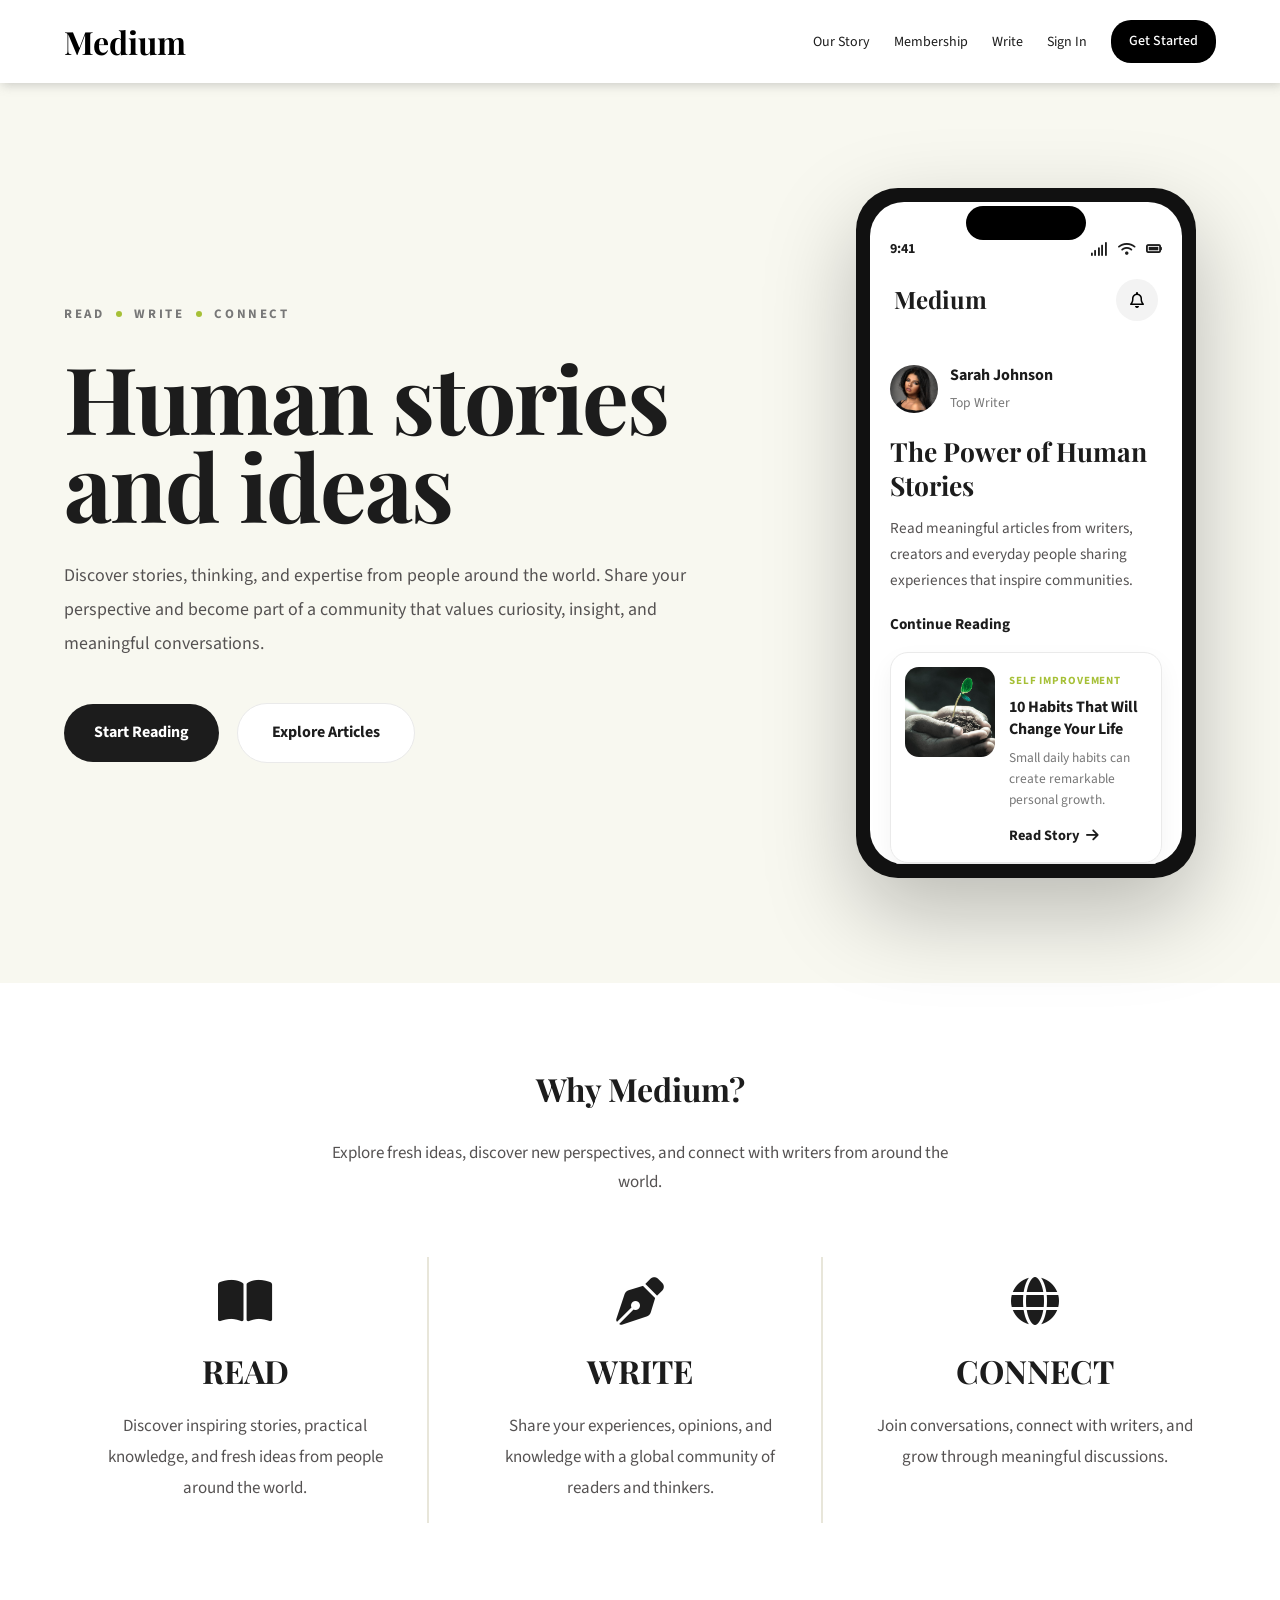
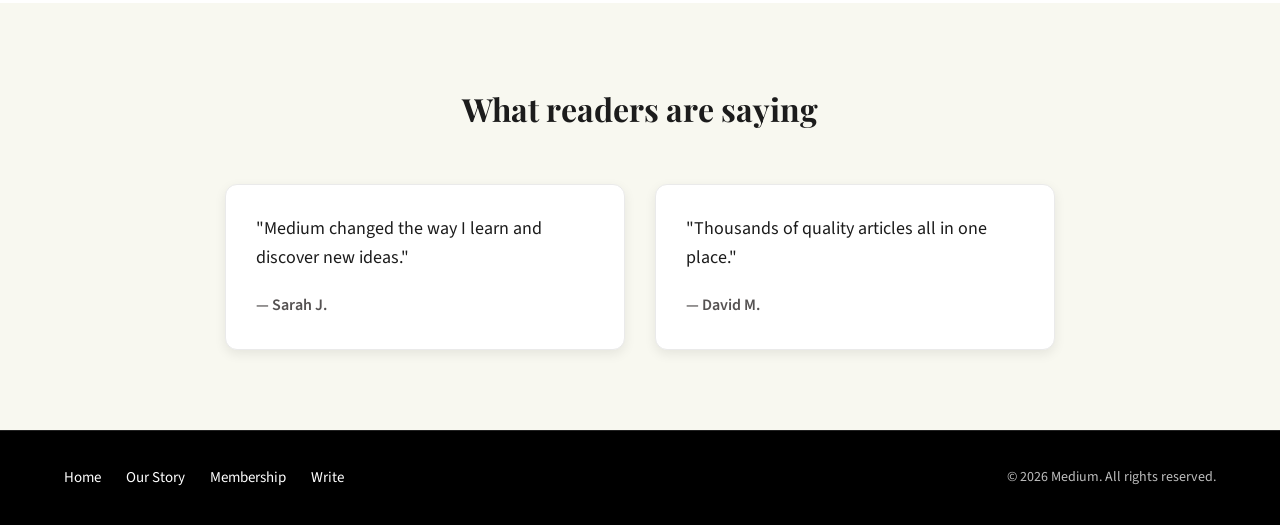
<file: index.html>
<!DOCTYPE html>
<html lang="en">

<head>

    <!-- =========================
         DOCUMENT SETTINGS
    ========================== -->

    <meta charset="UTF-8">
    <meta name="viewport" content="width=device-width, initial-scale=1.0">

    <title>Medium Inspired Landing Page</title>


    <!-- =========================
         GOOGLE FONTS
    ========================== -->

    <link rel="preconnect" href="https://fonts.googleapis.com">
    <link rel="preconnect" href="https://fonts.gstatic.com" crossorigin>

    <link
        href="https://fonts.googleapis.com/css2?family=Playfair+Display:wght@600;700;800&family=Source+Sans+3:wght@300;400;500;600;700&display=swap"
        rel="stylesheet"
    >


    <!-- =========================
         FONT AWESOME
    ========================== -->

    <link
        rel="stylesheet"
        href="https://cdnjs.cloudflare.com/ajax/libs/font-awesome/6.7.2/css/all.min.css"
    >


    <!-- =========================
         MAIN CSS
    ========================== -->

    <link rel="stylesheet" href="style.css">

</head>


<body>


    <!-- ==================================================
         HEADER / NAVBAR
    =================================================== -->

    <header>

        <div class="container">

            <nav class="navbar">

                <!-- Logo -->

                <div class="logo">
                    Medium
                </div>


                <!-- Mobile Navigation Button -->

                <button
                    class="hamburger"
                    aria-label="Open navigation menu"
                    type="button"
                >

                    <i class="fa-solid fa-bars"></i>

                </button>


                <!-- Navigation Links -->

                <div class="nav-links">

                    <ul>

                        <li>
                            <a href="#features">Our Story</a>
                        </li>

                        <li>
                            <a href="#features">Membership</a>
                        </li>

                        <li>
                            <a href="#testimonials">Write</a>
                        </li>

                        <li>
                            <a href="#">Sign In</a>
                        </li>

                    </ul>


                    <!-- Get Started Button -->

                    <button
                        class="btn-get-started"
                        type="button"
                    >
                        Get Started
                    </button>

                </div>

            </nav>

        </div>

    </header>



    <!-- ==================================================
         MAIN CONTENT
    =================================================== -->

    <main>


        <!-- ==================================================
             HERO SECTION
        =================================================== -->

        <section class="hero">

            <div class="container">


                <!-- Hero Text Content -->

                <div class="hero-content">


                    <!-- Hero Category Label -->

                    <div class="hero-label">

                        <span>READ</span>

                        <span class="dot"></span>

                        <span>WRITE</span>

                        <span class="dot"></span>

                        <span>CONNECT</span>

                    </div>


                    <!-- Main Hero Heading -->

                    <h1>
                        Human stories
                        <br>
                        and ideas
                    </h1>


                    <!-- Hero Description -->

                    <p>
                        Discover stories, thinking, and expertise from people
                        around the world. Share your perspective and become
                        part of a community that values curiosity, insight,
                        and meaningful conversations.
                    </p>


                    <!-- Hero Call-to-Action Buttons -->

                    <div class="hero-buttons">

                        <a href="#" class="btn-primary">
                            Start Reading
                        </a>

                        <a href="#features" class="btn-secondary">
                            Explore Articles
                        </a>

                    </div>

                </div>



                <!-- ==================================================
                     PHONE MOCKUP
                =================================================== -->

                <div class="hero-phone">

                    <div class="phone">


                        <!-- Dynamic Island -->

                        <div class="dynamic-island"></div>


                        <!-- Phone Screen Content -->

                        <div class="phone-content">


                            <!-- Phone Status Bar -->

                            <div class="status-bar">

                                <span class="time">
                                    9:41
                                </span>

                                <div class="status-icons">

                                    <i class="fa-solid fa-signal"></i>

                                    <i class="fa-solid fa-wifi"></i>

                                    <i class="fa-solid fa-battery-full"></i>

                                </div>

                            </div>



                            <!-- App Header -->

                            <div class="app-header">

                                <h3>
                                    Medium
                                </h3>

                                <button
                                    class="notification-btn"
                                    type="button"
                                    aria-label="Notifications"
                                >

                                    <i class="fa-regular fa-bell"></i>

                                </button>

                            </div>



                            <!-- Featured Story Banner -->

                            <div class="phone-banner">

                                <img
                                    src="images/hero-banner.jpg"
                                    alt="Featured story"
                                >

                                <div class="banner-overlay">

                                    <span class="editor-badge">
                                        Editor's Pick
                                    </span>

                                    <h2>
                                        Stories
                                        <br>
                                        That Inspire
                                    </h2>

                                </div>

                            </div>



                            <!-- Featured Story -->

                            <div class="featured-story">


                                <!-- Author Information -->

                                <div class="author">

                                    <img
                                        src="images/author.jpg"
                                        alt="Sarah Johnson"
                                    >

                                    <div>

                                        <h4>
                                            Sarah Johnson
                                        </h4>

                                        <span>
                                            Top Writer
                                        </span>

                                    </div>

                                </div>


                                <!-- Story Title -->

                                <h3>
                                    The Power of Human Stories
                                </h3>


                                <!-- Story Description -->

                                <p>
                                    Read meaningful articles from writers,
                                    creators and everyday people sharing
                                    experiences that inspire communities.
                                </p>

                            </div>



                            <!-- Continue Reading -->

                            <div class="section-title">

                                <span>
                                    Continue Reading
                                </span>

                            </div>



                            <!-- Article Card -->

                            <div class="article-card">

                                <img
                                    src="images/article.jpg"
                                    alt="Article thumbnail"
                                >

                                <div class="article-content">

                                    <span class="category">
                                        SELF IMPROVEMENT
                                    </span>

                                    <h4>
                                        10 Habits That Will
                                        Change Your Life
                                    </h4>

                                    <p>
                                        Small daily habits can create
                                        remarkable personal growth.
                                    </p>

                                    <a href="#">
                                        Read Story
                                        <i class="fa-solid fa-arrow-right"></i>
                                    </a>

                                </div>

                            </div>



                            <!-- Phone Bottom Navigation -->

                            <nav
                                class="bottom-nav"
                                aria-label="Mobile app navigation"
                            >

                                <a
                                    href="#"
                                    class="active"
                                    aria-label="Home"
                                >
                                    <i class="fa-solid fa-house"></i>
                                </a>

                                <a
                                    href="#"
                                    aria-label="Search"
                                >
                                    <i class="fa-solid fa-magnifying-glass"></i>
                                </a>

                                <a
                                    href="#"
                                    aria-label="Bookmarks"
                                >
                                    <i class="fa-regular fa-bookmark"></i>
                                </a>

                                <a
                                    href="#"
                                    aria-label="Profile"
                                >
                                    <i class="fa-regular fa-user"></i>
                                </a>

                            </nav>

                        </div>

                    </div>

                </div>

            </div>

        </section>



        <!-- ==================================================
             WHY MEDIUM / FEATURES SECTION
        =================================================== -->

        <section id="features">

            <div class="container">


                <h2>
                    Why Medium?
                </h2>


                <!-- Features Introduction -->

                <p class="feature-intro">

                    Explore fresh ideas, discover new perspectives,
                    and connect with writers from around the world.

                </p>



                <!-- Feature Cards -->

                <div class="feature-cards">


                    <!-- Read Feature -->

                    <article class="feature-card">

                        <i class="fa-solid fa-book-open feature-icon"></i>

                        <h3>
                            READ
                        </h3>

                        <p>
                            Discover inspiring stories, practical knowledge,
                            and fresh ideas from people around the world.
                        </p>

                    </article>



                    <!-- Write Feature -->

                    <article class="feature-card">

                        <i class="fa-solid fa-pen-nib feature-icon"></i>

                        <h3>
                            WRITE
                        </h3>

                        <p>
                            Share your experiences, opinions, and knowledge
                            with a global community of readers and thinkers.
                        </p>

                    </article>



                    <!-- Connect Feature -->

                    <article class="feature-card">

                        <i class="fa-solid fa-globe feature-icon"></i>

                        <h3>
                            CONNECT
                        </h3>

                        <p>
                            Join conversations, connect with writers,
                            and grow through meaningful discussions.
                        </p>

                    </article>


                </div>

            </div>

        </section>



        <!-- ==================================================
             TESTIMONIALS SECTION
        =================================================== -->

        <section id="testimonials">

            <div class="container">


                <!-- Testimonials Heading -->

                <h2>
                    What readers are saying
                </h2>


                <!-- Testimonials Container -->

                <div class="testimonial-container">


                    <!-- Testimonial One -->

                    <article class="testimonial-card">

                        <p>
                            "Medium changed the way I learn and
                            discover new ideas."
                        </p>

                        <h4>
                            — Sarah J.
                        </h4>

                    </article>



                    <!-- Testimonial Two -->

                    <article class="testimonial-card">

                        <p>
                            "Thousands of quality articles
                            all in one place."
                        </p>

                        <h4>
                            — David M.
                        </h4>

                    </article>


                </div>

            </div>

        </section>


    </main>



    <!-- ==================================================
         FOOTER
    =================================================== -->

    <footer>

        <div class="container">

            <div class="footer-bar">


                <!-- Footer Navigation -->

                <div class="footer-links">

                    <a href="#">
                        Home
                    </a>

                    <a href="#features">
                        Our Story
                    </a>

                    <a href="#features">
                        Membership
                    </a>

                    <a href="#testimonials">
                        Write
                    </a>

                </div>


                <!-- Copyright -->

                <p>
                    &copy; 2026 Medium. All rights reserved.
                </p>


            </div>

        </div>

    </footer>



    <!-- ==================================================
         HAMBURGER MENU JAVASCRIPT
    =================================================== -->

    <script>

        // Select hamburger menu
        const hamburger = document.querySelector(".hamburger");

        // Select navigation links
        const navLinks = document.querySelector(".nav-links");

        // Select hamburger icon
        const icon = document.querySelector(".hamburger i");


        // Toggle mobile navigation
        hamburger.addEventListener("click", function () {

            navLinks.classList.toggle("active");


            // Change icon from bars to X

            if (navLinks.classList.contains("active")) {

                icon.classList.remove("fa-bars");
                icon.classList.add("fa-xmark");

                hamburger.setAttribute(
                    "aria-label",
                    "Close navigation menu"
                );

            }


            // Change icon from X back to bars

            else {

                icon.classList.remove("fa-xmark");
                icon.classList.add("fa-bars");

                hamburger.setAttribute(
                    "aria-label",
                    "Open navigation menu"
                );

            }

        });

    </script>


</body>

</html>
</file>
<file: style.css>
/* ==================================================
   ROOT VARIABLES
================================================== */

:root {

    /* Project Colour Palette */

    --bg: #F8F8F0;
    --white: #FFFFFF;
    --black: #1C1C1C;

    --text: #555252;
    --text-light: #777777;

    --green: #A6C037;

    --border: #EAEAEA;
    --feature-border: #E8E6DA;

    /* Reusable Transition */

    --transition: 0.35s ease;

}


/* ==================================================
   GLOBAL RESET
================================================== */

* {

    margin: 0;
    padding: 0;
    box-sizing: border-box;

}


html {

    scroll-behavior: smooth;

}


body {

    font-family: 'Source Sans 3', Arial, sans-serif;

    background-color: var(--bg);

    color: var(--black);

    line-height: 1.6;

    overflow-x: hidden;

}


img {

    display: block;

    width: 100%;

}


a {

    text-decoration: none;

    color: inherit;

}


button {

    border: none;

    background: none;

    cursor: pointer;

    font: inherit;

}


/* ==================================================
   SHARED CONTAINER
================================================== */

.container {

    width: 100%;

    max-width: 1200px;

    margin: 0 auto;

    padding: 0 24px;

}


/* ==================================================
   HEADER / NAVBAR
================================================== */

header {

    width: 100%;

    background-color: var(--white);

    position: sticky;

    top: 0;

    z-index: 1000;

    box-shadow:
        2px 2px 10px rgba(117, 117, 117, 0.35);

}


.navbar {

    display: flex;

    justify-content: space-between;

    align-items: center;

    padding: 16px 0;

}


/* ==================================================
   LOGO
================================================== */

.logo {

    font-family: 'Playfair Display', Georgia, serif;

    font-size: 32px;

    font-weight: 700;

    color: #000000;

}


/* ==================================================
   NAVIGATION LINKS
================================================== */

.nav-links {

    display: flex;

    align-items: center;

    gap: 24px;

}


.nav-links ul {

    display: flex;

    list-style: none;

    gap: 24px;

}


.nav-links ul li a {

    color: var(--black);

    font-size: 14px;

    font-weight: 400;

    transition: var(--transition);

}


.nav-links ul li a:hover {

    color: var(--white);

    background-color: #000000;

    border-radius: 8px;

    padding: 5px 8px;

}


/* ==================================================
   GET STARTED BUTTON
================================================== */

.btn-get-started {

    background-color: #000000;

    color: var(--white);

    padding: 10px 18px;

    border-radius: 20px;

    font-size: 14px;

    font-weight: 500;

    transition: var(--transition);

}


.btn-get-started:hover {

    background-color: #262626;

    box-shadow:
        2px 2px 5px rgba(117, 117, 117, 0.7);

    transform: scale(1.03);

}


/* ==================================================
   HAMBURGER MENU
================================================== */

.hamburger {

    display: none;

    font-size: 28px;

    color: #000000;

    cursor: pointer;

}


/* ==================================================
   HERO SECTION
================================================== */

.hero {

    min-height: 100vh;

    display: flex;

    align-items: center;

    padding: 80px 0;

}


.hero .container {

    display: grid;

    grid-template-columns: 1fr 380px;

    align-items: center;

    gap: 140px;

}


/* ==================================================
   HERO CONTENT
================================================== */

.hero-content {

    max-width: 640px;

}


.hero-label {

    display: flex;

    align-items: center;

    gap: 12px;

    margin-bottom: 28px;

    color: var(--text-light);

    font-size: 13px;

    font-weight: 700;

    letter-spacing: 0.2em;

}


.dot {

    width: 6px;

    height: 6px;

    border-radius: 50%;

    background-color: var(--green);

}


.hero-content h1 {

    font-family: 'Playfair Display', Georgia, serif;

    font-size: 5.8rem;

    line-height: 0.95;

    letter-spacing: -2px;

    color: var(--black);

    margin-bottom: 30px;

}


.hero-content p {

    font-size: 1.12rem;

    line-height: 1.9;

    color: var(--text);

    margin-bottom: 42px;

}


/* ==================================================
   HERO BUTTONS
================================================== */

.hero-buttons {

    display: flex;

    align-items: center;

    gap: 18px;

    flex-wrap: wrap;

}


.btn-primary {

    padding: 16px 30px;

    background-color: var(--black);

    color: var(--white);

    border-radius: 50px;

    font-weight: 700;

    transition: var(--transition);

}


.btn-primary:hover {

    background-color: var(--green);

    transform: translateY(-4px);

}


.btn-secondary {

    padding: 16px 34px;

    background-color: var(--white);

    border: 1px solid var(--border);

    border-radius: 50px;

    font-weight: 700;

    transition: var(--transition);

}


.btn-secondary:hover {

    background-color: var(--black);

    color: var(--white);

    transform: translateY(-4px);

}


/* ==================================================
   PHONE MOCKUP
================================================== */

.hero-phone {

    display: flex;

    justify-content: center;

    align-items: center;

}


.phone {

    width: 100%;

    max-width: 340px;

    height: 690px;

    padding: 14px;

    background-color: #111111;

    border-radius: 42px;

    position: relative;

    overflow: hidden;

    box-shadow:
        0 35px 90px rgba(0, 0, 0, 0.25);

    animation:
        floatPhone 6s ease-in-out infinite;

    transition:
        transform 0.35s ease,
        box-shadow 0.35s ease;

}


.phone:hover {

    transform:
        translateY(-10px) rotate(-1deg);

    box-shadow:
        0 25px 45px rgba(0, 0, 0, 0.15),
        0 70px 120px rgba(0, 0, 0, 0.18);

}


/* ==================================================
   PHONE SCREEN
================================================== */

.phone-content {

    height: 100%;

    padding-top: 18px;

    background-color: var(--white);

    border-radius: 34px;

    overflow: hidden;

    display: flex;

    flex-direction: column;

}


/* ==================================================
   PHONE FLOAT ANIMATION
================================================== */

@keyframes floatPhone {

    0% {

        transform: translateY(0);

    }

    50% {

        transform: translateY(-12px);

    }

    100% {

        transform: translateY(0);

    }

}


/* ==================================================
   DYNAMIC ISLAND
================================================== */

.dynamic-island {

    position: absolute;

    top: 18px;

    left: 50%;

    transform: translateX(-50%);

    width: 120px;

    height: 34px;

    background-color: #000000;

    border-radius: 50px;

    z-index: 100;

}


/* ==================================================
   PHONE STATUS BAR
================================================== */

.status-bar {

    height: 52px;

    padding: 18px 20px 0;

    display: flex;

    justify-content: space-between;

    align-items: center;

    font-size: 14px;

    font-weight: 700;

}


.status-icons {

    display: flex;

    gap: 10px;

    font-size: 14px;

}


/* ==================================================
   PHONE APP HEADER
================================================== */

.app-header {

    display: flex;

    justify-content: space-between;

    align-items: center;

    padding: 18px 24px;

}


.app-header h3 {

    font-family: 'Playfair Display', Georgia, serif;

    font-size: 1.5rem;

}


.notification-btn {

    width: 42px;

    height: 42px;

    border-radius: 50%;

    background-color: #f3f3f3;

    display: flex;

    justify-content: center;

    align-items: center;

    transition: var(--transition);

}


.notification-btn:hover {

    background-color: var(--green);

    color: var(--white);

}


/* ==================================================
   PHONE FEATURED BANNER
================================================== */

.phone-banner {

    position: relative;

    margin: 0 20px;

    height: 190px;

    border-radius: 22px;

    overflow: hidden;

}


.phone-banner img {

    width: 100%;

    height: 100%;

    object-fit: cover;

    transition: 0.5s ease;

}


.phone-banner:hover img {

    transform: scale(1.08);

}


/* ==================================================
   BANNER OVERLAY
================================================== */

.banner-overlay {

    position: absolute;

    inset: 0;

    display: flex;

    flex-direction: column;

    justify-content: flex-end;

    padding: 22px;

    background:
        linear-gradient(
            rgba(0, 0, 0, 0.05),
            rgba(0, 0, 0, 0.72)
        );

}


.editor-badge {

    align-self: flex-start;

    background-color: var(--white);

    color: #000000;

    padding: 7px 16px;

    margin-bottom: 12px;

    border-radius: 30px;

    font-size: 12px;

    font-weight: 700;

}


.banner-overlay h2 {

    color: var(--white);

    font-family: 'Playfair Display', Georgia, serif;

    font-size: 1.8rem;

    line-height: 1.2;

}


/* ==================================================
   FEATURED STORY
================================================== */

.featured-story {

    padding: 24px 20px 18px;

}


.author {

    display: flex;

    align-items: center;

    gap: 12px;

    margin-bottom: 18px;

}


.author img {

    width: 48px;

    height: 48px;

    border-radius: 50%;

    object-fit: cover;

}


.author h4 {

    font-size: 1rem;

    font-weight: 700;

    margin-bottom: 2px;

}


.author span {

    font-size: 0.85rem;

    color: var(--text-light);

}


.featured-story h3 {

    font-family: 'Playfair Display', Georgia, serif;

    font-size: 1.65rem;

    line-height: 1.3;

    margin-bottom: 14px;

}


.featured-story p {

    color: var(--text);

    font-size: 0.95rem;

    line-height: 1.7;

}


/* ==================================================
   CONTINUE READING TITLE
================================================== */

.section-title {

    padding: 0 20px;

    margin-bottom: 14px;

}


.section-title span {

    color: var(--black);

    font-size: 0.95rem;

    font-weight: 700;

}


/* ==================================================
   ARTICLE CARD
================================================== */

.article-card {

    margin: 0 20px;

    padding: 14px;

    display: flex;

    gap: 14px;

    background-color: var(--white);

    border: 1px solid var(--border);

    border-radius: 18px;

    box-shadow:
        0 10px 25px rgba(0, 0, 0, 0.05);

    transition: var(--transition);

}


.article-card:hover {

    transform: translateY(-4px);

    box-shadow:
        0 18px 35px rgba(0, 0, 0, 0.08);

}


.article-card img {

    width: 90px;

    height: 90px;

    border-radius: 14px;

    object-fit: cover;

    flex-shrink: 0;

}


.article-content {

    flex: 1;

}


.category {

    display: inline-block;

    margin-bottom: 8px;

    color: var(--green);

    font-size: 11px;

    font-weight: 700;

    letter-spacing: 0.08em;

}


.article-content h4 {

    font-size: 1rem;

    line-height: 1.35;

    margin-bottom: 8px;

}


.article-content p {

    color: var(--text-light);

    font-size: 0.84rem;

    line-height: 1.55;

    margin-bottom: 12px;

}


.article-content a {

    display: inline-flex;

    align-items: center;

    gap: 6px;

    color: var(--black);

    font-size: 0.9rem;

    font-weight: 700;

    transition: var(--transition);

}


.article-content a:hover {

    color: var(--green);

}


/* ==================================================
   PHONE BOTTOM NAVIGATION
================================================== */

.bottom-nav {

    margin-top: auto;

    padding: 18px 10px;

    display: flex;

    justify-content: space-around;

    align-items: center;

    background-color: var(--white);

    border-top: 1px solid var(--border);

}


.bottom-nav a {

    width: 44px;

    height: 44px;

    border-radius: 50%;

    display: flex;

    justify-content: center;

    align-items: center;

    color: #777777;

    transition: var(--transition);

}


.bottom-nav a:hover {

    background-color: #f5f5f5;

    color: var(--green);

}


.bottom-nav a.active {

    background-color: var(--green);

    color: var(--white);

}


/* ==================================================
   WHY MEDIUM / FEATURES SECTION
================================================== */

#features {

    background-color: var(--white);

    padding: 80px 0;

}


#features h2 {

    font-family: 'Playfair Display', Georgia, serif;

    font-size: 32px;

    text-align: center;

    color: var(--black);

    margin-bottom: 25px;

}


.feature-intro {

    max-width: 650px;

    margin: 0 auto 60px;

    text-align: center;

    color: var(--text);

    font-size: 17px;

    line-height: 1.7;

}


.feature-cards {

    display: flex;

    justify-content: space-between;

    align-items: flex-start;

    gap: 30px;

}


.feature-card {

    flex: 1;

    padding: 20px;

    text-align: center;

}


.feature-card:not(:last-child) {

    border-right: 2px solid var(--feature-border);

}


.feature-icon {

    color: var(--black);

    font-size: 48px;

    margin-bottom: 20px;

}


.feature-card h3 {

    font-family: 'Playfair Display', Georgia, serif;

    font-size: 32px;

    color: var(--black);

    margin-bottom: 15px;

}


.feature-card p {

    color: var(--text);

    font-size: 17px;

    line-height: 1.8;

}


/* ==================================================
   TESTIMONIALS SECTION
================================================== */

#testimonials {

    background-color: var(--bg);

    padding: 80px 0;

}


#testimonials h2 {

    font-family: 'Playfair Display', Georgia, serif;

    color: var(--black);

    font-size: 2rem;

    text-align: center;

    margin-bottom: 50px;

}


.testimonial-container {

    display: flex;

    justify-content: center;

    align-items: stretch;

    gap: 30px;

    flex-wrap: wrap;

}


.testimonial-card {

    flex: 1;

    width: 100%;

    max-width: 400px;

    min-width: 280px;

    padding: 30px;

    background-color: var(--white);

    border: 1px solid var(--border);

    border-radius: 12px;

    box-shadow:
        0 4px 12px rgba(0, 0, 0, 0.08);

    transition: var(--transition);

}


.testimonial-card:hover {

    transform: translateY(-5px);

    box-shadow:
        0 10px 25px rgba(0, 0, 0, 0.12);

}


.testimonial-card p {

    color: var(--black);

    font-size: 18px;

    line-height: 1.6;

    margin-bottom: 20px;

}


.testimonial-card h4 {

    color: var(--text);

    font-size: 16px;

    font-weight: 600;

}


/* ==================================================
   FOOTER
================================================== */

footer {

    background-color: #000000;

    border-top: 1px solid #222222;

    padding: 35px 0;

}


.footer-bar {

    display: flex;

    justify-content: space-between;

    align-items: center;

    gap: 20px;

}


.footer-links {

    display: flex;

    align-items: center;

    gap: 25px;

}


.footer-links a {

    color: var(--white);

    font-size: 15px;

    transition: var(--transition);

}


.footer-links a:hover {

    color: var(--green);

}


.footer-bar p {

    color: #BDBDBD;

    font-size: 14px;

    margin: 0;

}


/* ==================================================
   TABLET RESPONSIVE DESIGN
================================================== */

@media (max-width: 992px) {


    /* ------------------------------
       Hero
    ------------------------------ */

    .hero .container {

        grid-template-columns: 1fr;

        gap: 60px;

        text-align: center;

    }


    .hero-content {

        margin: 0 auto;

    }


    .hero-label {

        justify-content: center;

    }


    .hero-buttons {

        justify-content: center;

    }

}


/* ==================================================
   MOBILE RESPONSIVE DESIGN
================================================== */

@media (max-width: 768px) {


    /* ------------------------------
       Header
    ------------------------------ */

    .hamburger {

        display: block;

    }


    /* ------------------------------
       Mobile Navigation
    ------------------------------ */

    .nav-links {

        display: none;

    }


    .nav-links.active {

        display: flex;

        flex-direction: column;

        position: absolute;

        top: 80px;

        right: 0;

        width: 50%;

        padding: 20px 0;

        align-items: center;

        gap: 20px;

        background-color: var(--white);

        border-radius: 10px;

        box-shadow:
            0 5px 15px rgba(117, 117, 117, 0.5);

    }


    .nav-links ul {

        display: flex;

        flex-direction: column;

        align-items: center;

        gap: 20px;

        list-style: none;

        padding: 0;

        margin: 0;

    }


    .nav-links ul li a {

        display: block;

    }


    /* ------------------------------
       Hero
    ------------------------------ */

    .hero {

        padding: 60px 0;

    }


    .hero-content h1 {

        font-size: 3.5rem;

    }


    /* ------------------------------
       Phone
    ------------------------------ */

    .phone {

        width: 300px;

        height: 610px;

    }


    /* ------------------------------
       Features
    ------------------------------ */

    .feature-cards {

        flex-direction: column;

        gap: 40px;

    }


    .feature-card {

        width: 100%;

    }


    .feature-card:not(:last-child) {

        border-right: none;

        border-bottom:
            2px solid var(--feature-border);

        padding-bottom: 30px;

    }


    /* ------------------------------
       Testimonials
    ------------------------------ */

    #testimonials {

        padding: 60px 0;

    }


    .testimonial-container {

        flex-direction: column;

        align-items: center;

    }


    .testimonial-card {

        width: 100%;

        max-width: 500px;

    }


    /* ------------------------------
       Footer
    ------------------------------ */

    .footer-bar {

        flex-direction: column;

        gap: 20px;

        text-align: center;

    }


    .footer-links {

        flex-wrap: wrap;

        justify-content: center;

        gap: 15px;

    }

}


/* ==================================================
   SMALL MOBILE RESPONSIVE DESIGN
================================================== */

@media (max-width: 480px) {


    /* ------------------------------
       Container
    ------------------------------ */

    .container {

        padding: 0 18px;

    }


    /* ------------------------------
       Logo
    ------------------------------ */

    .logo {

        font-size: 28px;

    }


    /* ------------------------------
       Hero Heading
    ------------------------------ */

    .hero-content h1 {

        font-size: 2.8rem;

    }


    /* ------------------------------
       Hero Paragraph
    ------------------------------ */

    .hero-content p {

        font-size: 1rem;

    }


    /* ------------------------------
       Hero Buttons
    ------------------------------ */

    .hero-buttons {

        flex-direction: column;

        width: 100%;

    }


    .btn-primary,
    .btn-secondary {

        width: 100%;

        text-align: center;

    }


    /* ------------------------------
       Phone
    ------------------------------ */

    .phone {

        width: 270px;

        height: 560px;

    }


    /* ------------------------------
       Testimonials
    ------------------------------ */

    .testimonial-card {

        padding: 24px;

    }

}
</file>
